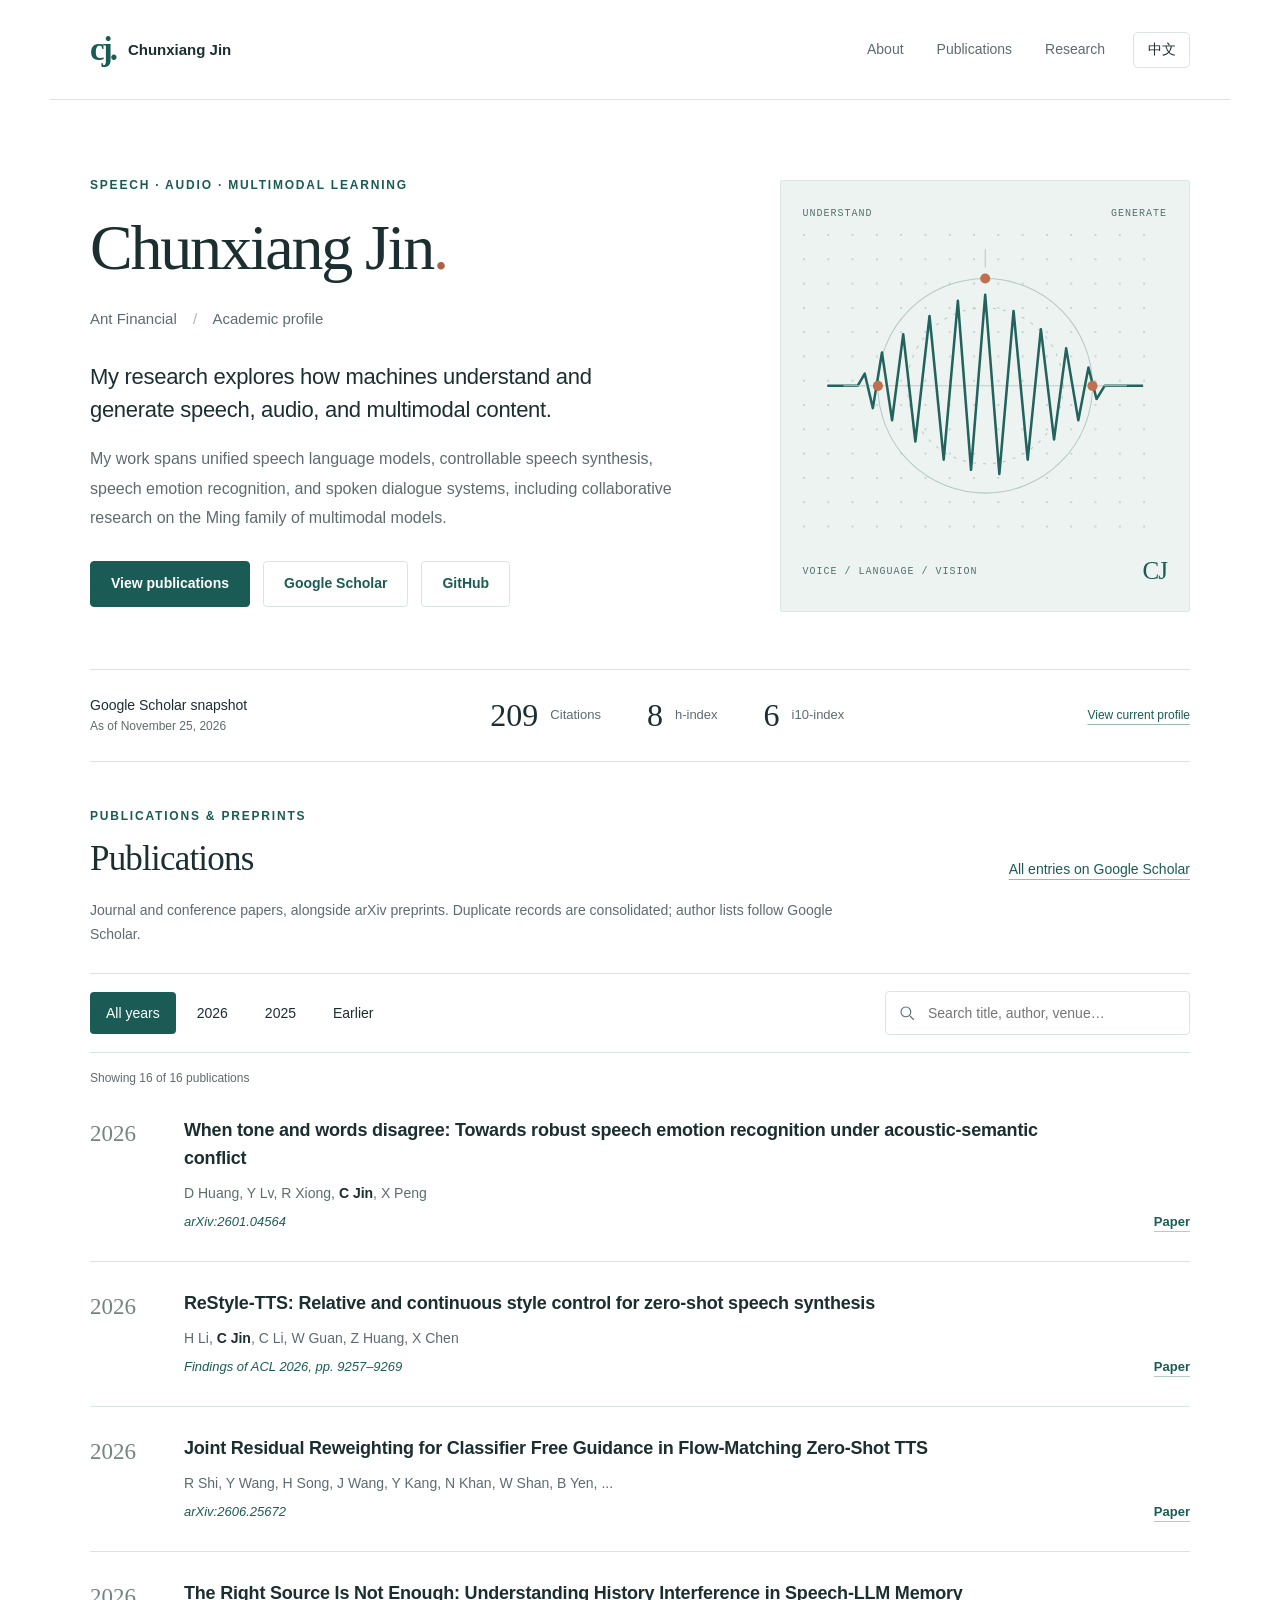
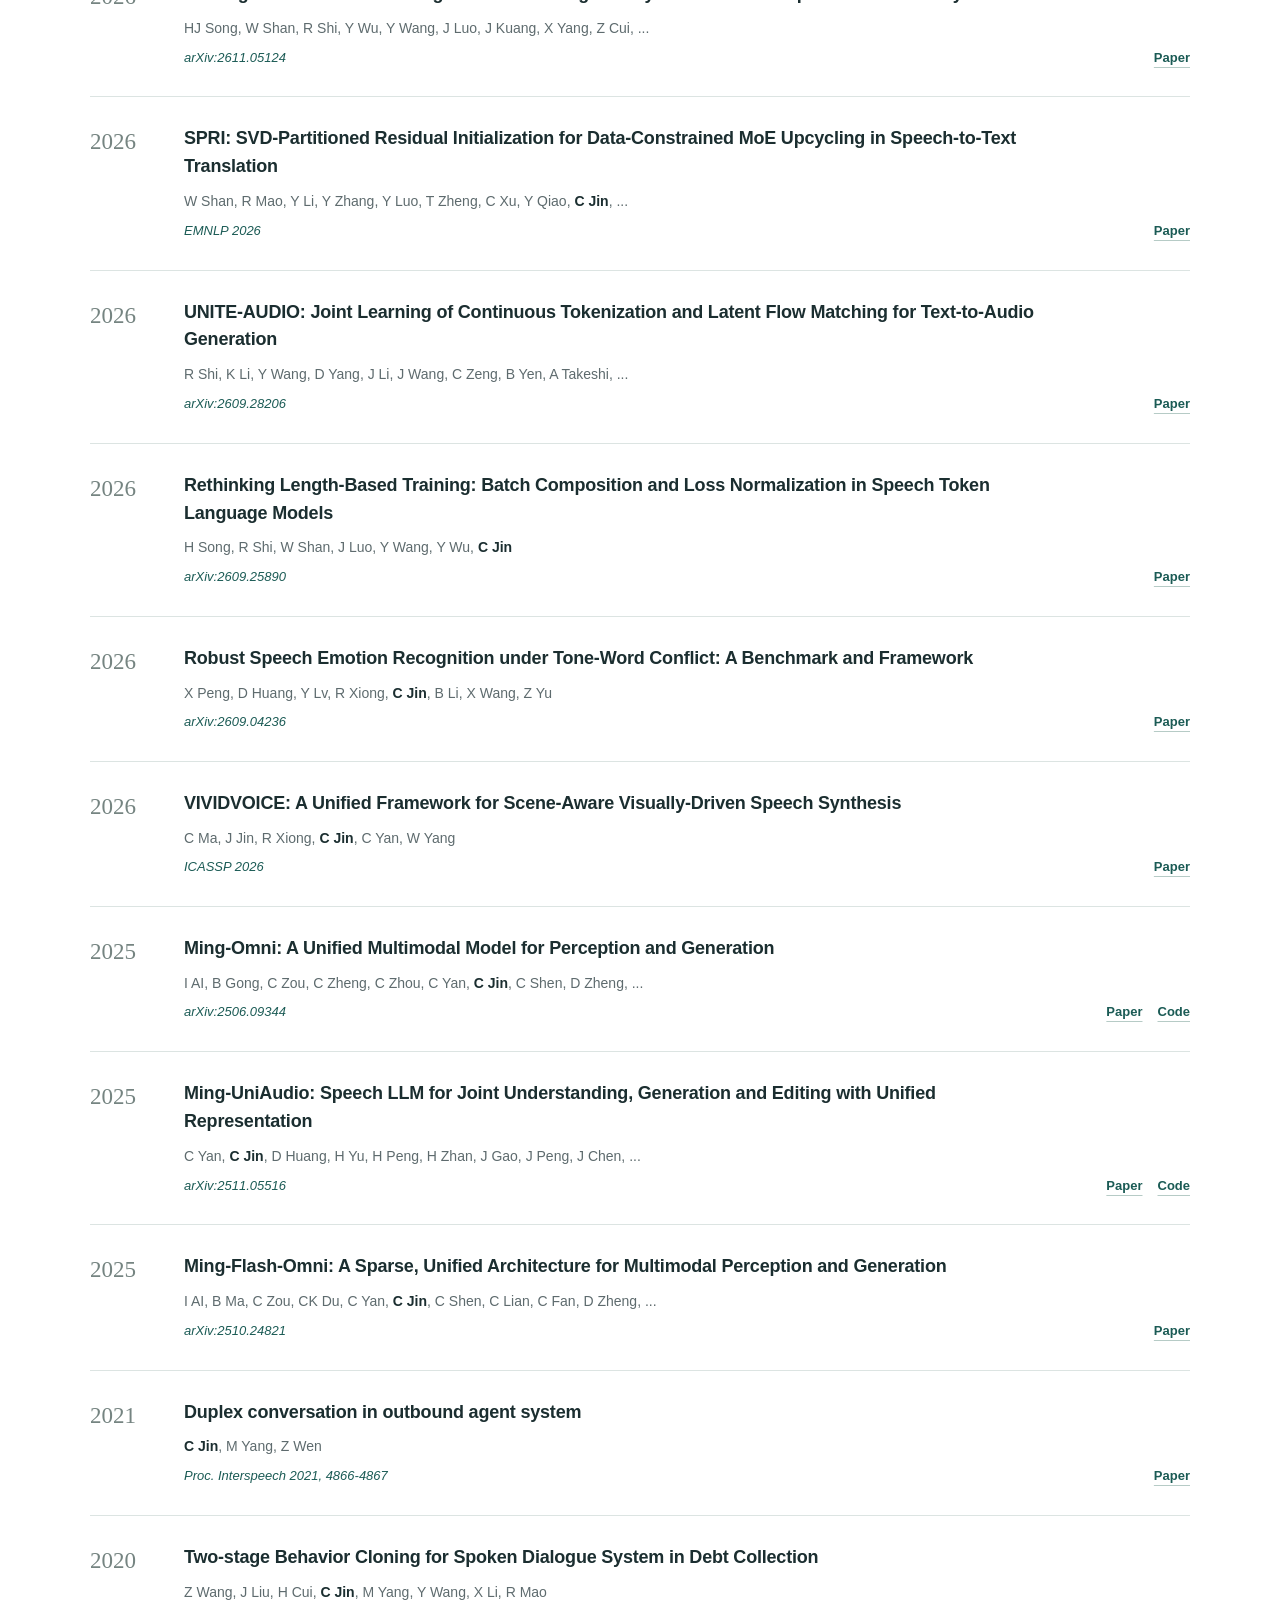
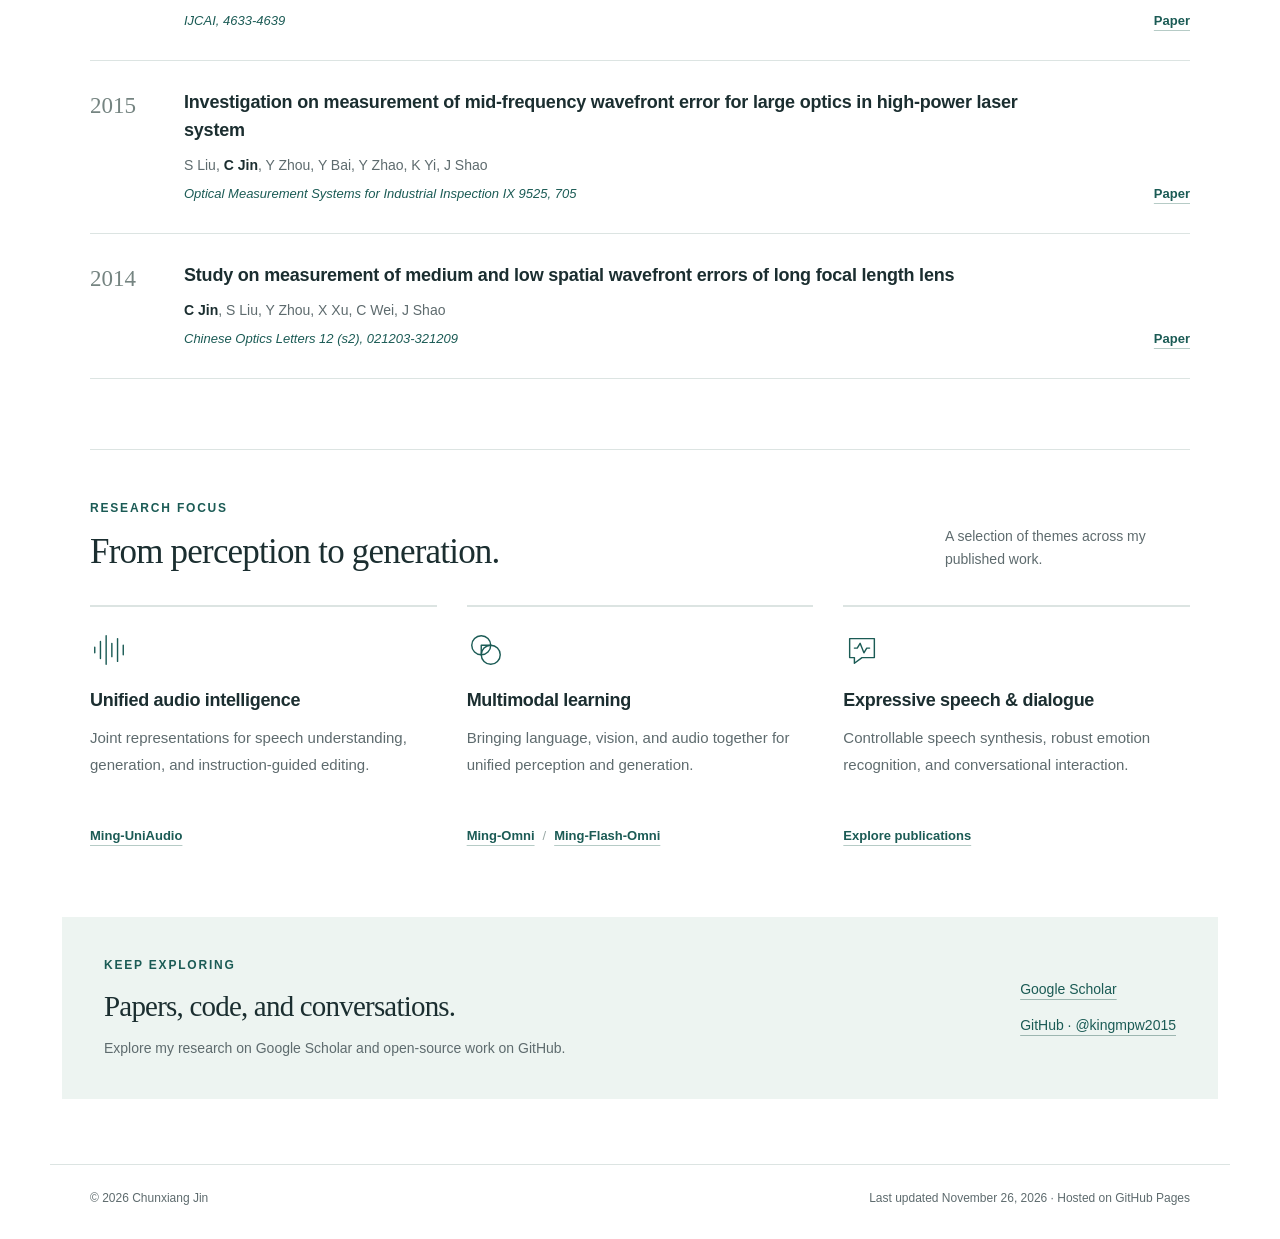
<file: index.html>
<!doctype html>
<html lang="en">
<head>
  <meta charset="utf-8">
  <meta name="viewport" content="width=device-width, initial-scale=1">
  <meta name="description" content="Chunxiang Jin — research in speech, audio, multimodal understanding and generation. Publications and open-source research.">
  <meta name="theme-color" content="#123d40">
  <meta property="og:title" content="Chunxiang Jin | Academic Homepage">
  <meta property="og:description" content="Speech, audio & multimodal intelligence. Explore publications and open-source research by Chunxiang Jin.">
  <meta property="og:type" content="profile">
  <meta property="og:url" content="https://kingmpw2015.github.io/">
  <link rel="canonical" href="https://kingmpw2015.github.io/">
  <link rel="icon" type="image/svg+xml" href="assets/favicon.svg">
  <link rel="stylesheet" href="assets/style.css">
  <title>Chunxiang Jin | Academic Homepage</title>
  <script type="application/ld+json">{"@context":"https://schema.org","@type":"Person","name":"Chunxiang Jin","url":"https://kingmpw2015.github.io/","sameAs":["https://scholar.google.com/citations?user=cy7ml6kAAAAJ","https://github.com/kingmpw2015"],"knowsAbout":["Speech synthesis","Audio language models","Multimodal learning","Natural language processing"]}</script>
</head>
<body>
  <a class="skip" href="#main" data-i18n="skip">Skip to content</a>
  <header class="header">
    <a class="wordmark" href="#about" aria-label="Chunxiang Jin home"><span class="mark">cj.</span><span>Chunxiang Jin</span></a>
    <nav aria-label="Main navigation"><a href="#about" data-i18n="aboutNav">About</a><a href="#publications" data-i18n="pubNav">Publications</a><a href="#research" data-i18n="researchNav">Research</a></nav>
    <button id="language" class="language" type="button" aria-label="Switch to Chinese">中文</button>
  </header>
  <main id="main">
    <section class="hero" id="about" aria-labelledby="name">
      <div class="hero-content">
        <p class="eyebrow" data-i18n="heroLabel">SPEECH · AUDIO · MULTIMODAL LEARNING</p>
        <h1 id="name">Chunxiang Jin<span class="name-period">.</span></h1>
        <p class="affiliation">Ant Financial <span class="affiliation-divider">/</span> <span data-i18n="academicProfile">Academic profile</span></p>
        <p class="intro" data-i18n="intro">My research explores how machines understand and generate speech, audio, and multimodal content.</p>
        <p class="bio" data-i18n="bio">My work spans unified speech language models, controllable speech synthesis, speech emotion recognition, and spoken dialogue systems, including collaborative research on the Ming family of multimodal models.</p>
        <div class="hero-links"><a class="button primary" href="#publications" data-i18n="viewPublications">View publications</a><a class="button secondary" href="https://scholar.google.com/citations?user=cy7ml6kAAAAJ" target="_blank" rel="noopener noreferrer">Google Scholar</a><a class="button secondary" href="https://github.com/kingmpw2015" target="_blank" rel="noopener noreferrer">GitHub</a></div>
      </div>
      <div class="hero-art" aria-hidden="true">
        <div class="art-top"><span>UNDERSTAND</span><span>GENERATE</span></div>
        <svg viewBox="0 0 360 300" fill="none" xmlns="http://www.w3.org/2000/svg">
          <defs><pattern id="grid" width="24" height="24" patternUnits="userSpaceOnUse"><circle cx="1" cy="1" r="1" fill="#b6cdca"/></pattern></defs>
          <rect x="0" y="0" width="360" height="300" fill="url(#grid)"/>
          <circle cx="180" cy="150" r="106" stroke="#b3c9c6"/><circle cx="180" cy="150" r="77" stroke="#b3c9c6" stroke-dasharray="3 7"/>
          <path d="M24 150H54L61 138L69 172L78 117L88 184L99 99L111 205L125 81L139 223L153 66L166 233L180 60L194 237L208 76L222 223L235 94L248 203L260 113L272 184L282 132L290 163L298 150H336" stroke="#22635d" stroke-width="2.5" stroke-linejoin="round"/>
          <path d="M24 150H336" stroke="#22635d" stroke-opacity=".25"/>
          <circle cx="180" cy="44" r="5" fill="#c0704e"/><circle cx="286" cy="150" r="5" fill="#c0704e"/><circle cx="74" cy="150" r="5" fill="#c0704e"/>
          <path d="M180 33V15M297 150H320M40 150H63" stroke="#b3c9c6"/>
        </svg>
        <div class="art-bottom"><span>VOICE / LANGUAGE / VISION</span><span class="art-monogram">CJ</span></div>
      </div>
    </section>
    <aside class="metrics" aria-label="Google Scholar metrics">
      <div class="metrics-source"><span data-i18n="scholarSnapshot">Google Scholar snapshot</span><small data-i18n="asOf">As of November 25, 2026</small></div>
      <div class="metric"><strong>209</strong><span data-i18n="citations">Citations</span></div>
      <div class="metric"><strong>8</strong><span>h-index</span></div>
      <div class="metric"><strong>6</strong><span>i10-index</span></div>
      <a class="text-link" href="https://scholar.google.com/citations?user=cy7ml6kAAAAJ" target="_blank" rel="noopener noreferrer" data-i18n="liveProfile">View current profile</a>
    </aside>
    <section id="publications" class="publications" aria-labelledby="publications-title">
      <div class="section-heading"><div><p class="eyebrow" data-i18n="pubLabel">PUBLICATIONS & PREPRINTS</p><h2 id="publications-title" data-i18n="pubTitle">Publications</h2></div><a class="text-link" href="https://scholar.google.com/citations?user=cy7ml6kAAAAJ&sortby=pubdate" target="_blank" rel="noopener noreferrer" data-i18n="allOnScholar">All entries on Google Scholar</a></div>
      <p class="publication-note" data-i18n="pubNote">Journal and conference papers, alongside arXiv preprints. Duplicate records are consolidated; author lists follow Google Scholar.</p>
      <div class="filters" id="filters" hidden>
        <div class="year-filters" role="group" aria-label="Filter publications by year"><button type="button" data-year="all" aria-pressed="true" data-i18n="allYears">All years</button><button type="button" data-year="2026" aria-pressed="false">2026</button><button type="button" data-year="2025" aria-pressed="false">2025</button><button type="button" data-year="earlier" aria-pressed="false" data-i18n="earlier">Earlier</button></div>
        <label class="search"><svg viewBox="0 0 24 24" fill="none" aria-hidden="true"><circle cx="10.5" cy="10.5" r="6.5"/><path d="m16 16 5 5"/></svg><span class="sr-only" data-i18n="searchLabel">Search publications</span><input id="search" type="search" placeholder="Search title, author, venue…" autocomplete="off"></label>
      </div>
      <p class="result-count" id="result-count" role="status" aria-live="polite"></p>
      <div id="publication-list"><article class="publication" data-year="2026" data-search="when tone and words disagree: towards robust speech emotion recognition under acoustic-semantic conflict d huang, y lv, r xiong, c jin, x peng arxiv:2601.04564 2026">
        <div class="pub-year">2026</div>
        <div class="pub-body"><h3><a href="https://arxiv.org/abs/2601.04564" target="_blank" rel="noopener noreferrer">When tone and words disagree: Towards robust speech emotion recognition under acoustic-semantic conflict</a></h3>
        <p class="pub-authors">D Huang, Y Lv, R Xiong, <strong>C Jin</strong>, X Peng</p><div class="pub-meta"><span class="pub-venue">arXiv:2601.04564</span><span class="pub-links"><a href="https://arxiv.org/abs/2601.04564" target="_blank" rel="noopener noreferrer" data-i18n="paper">Paper</a></span></div></div>
      </article>
<article class="publication" data-year="2026" data-search="restyle-tts: relative and continuous style control for zero-shot speech synthesis h li, c jin, c li, w guan, z huang, x chen findings of acl 2026, pp. 9257–9269 2026">
        <div class="pub-year">2026</div>
        <div class="pub-body"><h3><a href="https://scholar.google.com/citations?view_op=view_citation&amp;hl=en&amp;user=cy7ml6kAAAAJ&amp;pagesize=100&amp;citation_for_view=cy7ml6kAAAAJ:eQOLeE2rZwMC" target="_blank" rel="noopener noreferrer">ReStyle-TTS: Relative and continuous style control for zero-shot speech synthesis</a></h3>
        <p class="pub-authors">H Li, <strong>C Jin</strong>, C Li, W Guan, Z Huang, X Chen</p><div class="pub-meta"><span class="pub-venue">Findings of ACL 2026, pp. 9257–9269</span><span class="pub-links"><a href="https://scholar.google.com/citations?view_op=view_citation&amp;hl=en&amp;user=cy7ml6kAAAAJ&amp;pagesize=100&amp;citation_for_view=cy7ml6kAAAAJ:eQOLeE2rZwMC" target="_blank" rel="noopener noreferrer" data-i18n="paper">Paper</a></span></div></div>
      </article>
<article class="publication" data-year="2026" data-search="joint residual reweighting for classifier free guidance in flow-matching zero-shot tts r shi, y wang, h song, j wang, y kang, n khan, w shan, b yen, ... arxiv:2606.25672 2026">
        <div class="pub-year">2026</div>
        <div class="pub-body"><h3><a href="https://arxiv.org/abs/2606.25672" target="_blank" rel="noopener noreferrer">Joint Residual Reweighting for Classifier Free Guidance in Flow-Matching Zero-Shot TTS</a></h3>
        <p class="pub-authors">R Shi, Y Wang, H Song, J Wang, Y Kang, N Khan, W Shan, B Yen, ...</p><div class="pub-meta"><span class="pub-venue">arXiv:2606.25672</span><span class="pub-links"><a href="https://arxiv.org/abs/2606.25672" target="_blank" rel="noopener noreferrer" data-i18n="paper">Paper</a></span></div></div>
      </article>
<article class="publication" data-year="2026" data-search="the right source is not enough: understanding history interference in speech-llm memory hj song, w shan, r shi, y wu, y wang, j luo, j kuang, x yang, z cui, ... arxiv:2611.05124 2026">
        <div class="pub-year">2026</div>
        <div class="pub-body"><h3><a href="https://arxiv.org/abs/2611.05124" target="_blank" rel="noopener noreferrer">The Right Source Is Not Enough: Understanding History Interference in Speech-LLM Memory</a></h3>
        <p class="pub-authors">HJ Song, W Shan, R Shi, Y Wu, Y Wang, J Luo, J Kuang, X Yang, Z Cui, ...</p><div class="pub-meta"><span class="pub-venue">arXiv:2611.05124</span><span class="pub-links"><a href="https://arxiv.org/abs/2611.05124" target="_blank" rel="noopener noreferrer" data-i18n="paper">Paper</a></span></div></div>
      </article>
<article class="publication" data-year="2026" data-search="spri: svd-partitioned residual initialization for data-constrained moe upcycling in speech-to-text translation w shan, r mao, y li, y zhang, y luo, t zheng, c xu, y qiao, c jin, ... emnlp 2026 2026">
        <div class="pub-year">2026</div>
        <div class="pub-body"><h3><a href="https://arxiv.org/abs/2606.16456" target="_blank" rel="noopener noreferrer">SPRI: SVD-Partitioned Residual Initialization for Data-Constrained MoE Upcycling in Speech-to-Text Translation</a></h3>
        <p class="pub-authors">W Shan, R Mao, Y Li, Y Zhang, Y Luo, T Zheng, C Xu, Y Qiao, <strong>C Jin</strong>, ...</p><div class="pub-meta"><span class="pub-venue">EMNLP 2026</span><span class="pub-links"><a href="https://arxiv.org/abs/2606.16456" target="_blank" rel="noopener noreferrer" data-i18n="paper">Paper</a></span></div></div>
      </article>
<article class="publication" data-year="2026" data-search="unite-audio: joint learning of continuous tokenization and latent flow matching for text-to-audio generation r shi, k li, y wang, d yang, j li, j wang, c zeng, b yen, a takeshi, ... arxiv:2609.28206 2026">
        <div class="pub-year">2026</div>
        <div class="pub-body"><h3><a href="https://arxiv.org/abs/2609.28206" target="_blank" rel="noopener noreferrer">UNITE-AUDIO: Joint Learning of Continuous Tokenization and Latent Flow Matching for Text-to-Audio Generation</a></h3>
        <p class="pub-authors">R Shi, K Li, Y Wang, D Yang, J Li, J Wang, C Zeng, B Yen, A Takeshi, ...</p><div class="pub-meta"><span class="pub-venue">arXiv:2609.28206</span><span class="pub-links"><a href="https://arxiv.org/abs/2609.28206" target="_blank" rel="noopener noreferrer" data-i18n="paper">Paper</a></span></div></div>
      </article>
<article class="publication" data-year="2026" data-search="rethinking length-based training: batch composition and loss normalization in speech token language models h song, r shi, w shan, j luo, y wang, y wu, c jin arxiv:2609.25890 2026">
        <div class="pub-year">2026</div>
        <div class="pub-body"><h3><a href="https://arxiv.org/abs/2609.25890" target="_blank" rel="noopener noreferrer">Rethinking Length-Based Training: Batch Composition and Loss Normalization in Speech Token Language Models</a></h3>
        <p class="pub-authors">H Song, R Shi, W Shan, J Luo, Y Wang, Y Wu, <strong>C Jin</strong></p><div class="pub-meta"><span class="pub-venue">arXiv:2609.25890</span><span class="pub-links"><a href="https://arxiv.org/abs/2609.25890" target="_blank" rel="noopener noreferrer" data-i18n="paper">Paper</a></span></div></div>
      </article>
<article class="publication" data-year="2026" data-search="robust speech emotion recognition under tone-word conflict: a benchmark and framework x peng, d huang, y lv, r xiong, c jin, b li, x wang, z yu arxiv:2609.04236 2026">
        <div class="pub-year">2026</div>
        <div class="pub-body"><h3><a href="https://arxiv.org/abs/2609.04236" target="_blank" rel="noopener noreferrer">Robust Speech Emotion Recognition under Tone-Word Conflict: A Benchmark and Framework</a></h3>
        <p class="pub-authors">X Peng, D Huang, Y Lv, R Xiong, <strong>C Jin</strong>, B Li, X Wang, Z Yu</p><div class="pub-meta"><span class="pub-venue">arXiv:2609.04236</span><span class="pub-links"><a href="https://arxiv.org/abs/2609.04236" target="_blank" rel="noopener noreferrer" data-i18n="paper">Paper</a></span></div></div>
      </article>
<article class="publication" data-year="2026" data-search="vividvoice: a unified framework for scene-aware visually-driven speech synthesis c ma, j jin, r xiong, c jin, c yan, w yang icassp 2026 2026">
        <div class="pub-year">2026</div>
        <div class="pub-body"><h3><a href="https://scholar.google.com/citations?view_op=view_citation&amp;hl=en&amp;user=cy7ml6kAAAAJ&amp;pagesize=100&amp;citation_for_view=cy7ml6kAAAAJ:WF5omc3nYNoC" target="_blank" rel="noopener noreferrer">VIVIDVOICE: A Unified Framework for Scene-Aware Visually-Driven Speech Synthesis</a></h3>
        <p class="pub-authors">C Ma, J Jin, R Xiong, <strong>C Jin</strong>, C Yan, W Yang</p><div class="pub-meta"><span class="pub-venue">ICASSP 2026</span><span class="pub-links"><a href="https://scholar.google.com/citations?view_op=view_citation&amp;hl=en&amp;user=cy7ml6kAAAAJ&amp;pagesize=100&amp;citation_for_view=cy7ml6kAAAAJ:WF5omc3nYNoC" target="_blank" rel="noopener noreferrer" data-i18n="paper">Paper</a></span></div></div>
      </article>
<article class="publication" data-year="2025" data-search="ming-omni: a unified multimodal model for perception and generation i ai, b gong, c zou, c zheng, c zhou, c yan, c jin, c shen, d zheng, ... arxiv:2506.09344 2025">
        <div class="pub-year">2025</div>
        <div class="pub-body"><h3><a href="https://arxiv.org/abs/2506.09344" target="_blank" rel="noopener noreferrer">Ming-Omni: A Unified Multimodal Model for Perception and Generation</a></h3>
        <p class="pub-authors">I AI, B Gong, C Zou, C Zheng, C Zhou, C Yan, <strong>C Jin</strong>, C Shen, D Zheng, ...</p><div class="pub-meta"><span class="pub-venue">arXiv:2506.09344</span><span class="pub-links"><a href="https://arxiv.org/abs/2506.09344" target="_blank" rel="noopener noreferrer" data-i18n="paper">Paper</a><a href="https://github.com/inclusionAI/Ming" target="_blank" rel="noopener noreferrer" data-i18n="code">Code</a></span></div></div>
      </article>
<article class="publication" data-year="2025" data-search="ming-uniaudio: speech llm for joint understanding, generation and editing with unified representation c yan, c jin, d huang, h yu, h peng, h zhan, j gao, j peng, j chen, ... arxiv:2511.05516 2025">
        <div class="pub-year">2025</div>
        <div class="pub-body"><h3><a href="https://arxiv.org/abs/2511.05516" target="_blank" rel="noopener noreferrer">Ming-UniAudio: Speech LLM for Joint Understanding, Generation and Editing with Unified Representation</a></h3>
        <p class="pub-authors">C Yan, <strong>C Jin</strong>, D Huang, H Yu, H Peng, H Zhan, J Gao, J Peng, J Chen, ...</p><div class="pub-meta"><span class="pub-venue">arXiv:2511.05516</span><span class="pub-links"><a href="https://arxiv.org/abs/2511.05516" target="_blank" rel="noopener noreferrer" data-i18n="paper">Paper</a><a href="https://github.com/inclusionAI/Ming-UniAudio" target="_blank" rel="noopener noreferrer" data-i18n="code">Code</a></span></div></div>
      </article>
<article class="publication" data-year="2025" data-search="ming-flash-omni: a sparse, unified architecture for multimodal perception and generation i ai, b ma, c zou, ck du, c yan, c jin, c shen, c lian, c fan, d zheng, ... arxiv:2510.24821 2025">
        <div class="pub-year">2025</div>
        <div class="pub-body"><h3><a href="https://arxiv.org/abs/2510.24821" target="_blank" rel="noopener noreferrer">Ming-Flash-Omni: A Sparse, Unified Architecture for Multimodal Perception and Generation</a></h3>
        <p class="pub-authors">I AI, B Ma, C Zou, CK Du, C Yan, <strong>C Jin</strong>, C Shen, C Lian, C Fan, D Zheng, ...</p><div class="pub-meta"><span class="pub-venue">arXiv:2510.24821</span><span class="pub-links"><a href="https://arxiv.org/abs/2510.24821" target="_blank" rel="noopener noreferrer" data-i18n="paper">Paper</a></span></div></div>
      </article>
<article class="publication" data-year="2021" data-search="duplex conversation in outbound agent system c jin, m yang, z wen proc. interspeech 2021, 4866-4867 2021">
        <div class="pub-year">2021</div>
        <div class="pub-body"><h3><a href="https://scholar.google.com/citations?view_op=view_citation&amp;hl=en&amp;user=cy7ml6kAAAAJ&amp;pagesize=100&amp;citation_for_view=cy7ml6kAAAAJ:zYLM7Y9cAGgC" target="_blank" rel="noopener noreferrer">Duplex conversation in outbound agent system</a></h3>
        <p class="pub-authors"><strong>C Jin</strong>, M Yang, Z Wen</p><div class="pub-meta"><span class="pub-venue">Proc. Interspeech 2021, 4866-4867</span><span class="pub-links"><a href="https://scholar.google.com/citations?view_op=view_citation&amp;hl=en&amp;user=cy7ml6kAAAAJ&amp;pagesize=100&amp;citation_for_view=cy7ml6kAAAAJ:zYLM7Y9cAGgC" target="_blank" rel="noopener noreferrer" data-i18n="paper">Paper</a></span></div></div>
      </article>
<article class="publication" data-year="2020" data-search="two-stage behavior cloning for spoken dialogue system in debt collection z wang, j liu, h cui, c jin, m yang, y wang, x li, r mao ijcai, 4633-4639 2020">
        <div class="pub-year">2020</div>
        <div class="pub-body"><h3><a href="https://scholar.google.com/citations?view_op=view_citation&amp;hl=en&amp;user=cy7ml6kAAAAJ&amp;pagesize=100&amp;citation_for_view=cy7ml6kAAAAJ:W7OEmFMy1HYC" target="_blank" rel="noopener noreferrer">Two-stage Behavior Cloning for Spoken Dialogue System in Debt Collection</a></h3>
        <p class="pub-authors">Z Wang, J Liu, H Cui, <strong>C Jin</strong>, M Yang, Y Wang, X Li, R Mao</p><div class="pub-meta"><span class="pub-venue">IJCAI, 4633-4639</span><span class="pub-links"><a href="https://scholar.google.com/citations?view_op=view_citation&amp;hl=en&amp;user=cy7ml6kAAAAJ&amp;pagesize=100&amp;citation_for_view=cy7ml6kAAAAJ:W7OEmFMy1HYC" target="_blank" rel="noopener noreferrer" data-i18n="paper">Paper</a></span></div></div>
      </article>
<article class="publication" data-year="2015" data-search="investigation on measurement of mid-frequency wavefront error for large optics in high-power laser system s liu, c jin, y zhou, y bai, y zhao, k yi, j shao optical measurement systems for industrial inspection ix 9525, 705 2015">
        <div class="pub-year">2015</div>
        <div class="pub-body"><h3><a href="https://scholar.google.com/citations?view_op=view_citation&amp;hl=en&amp;user=cy7ml6kAAAAJ&amp;pagesize=100&amp;citation_for_view=cy7ml6kAAAAJ:u-x6o8ySG0sC" target="_blank" rel="noopener noreferrer">Investigation on measurement of mid-frequency wavefront error for large optics in high-power laser system</a></h3>
        <p class="pub-authors">S Liu, <strong>C Jin</strong>, Y Zhou, Y Bai, Y Zhao, K Yi, J Shao</p><div class="pub-meta"><span class="pub-venue">Optical Measurement Systems for Industrial Inspection IX 9525, 705</span><span class="pub-links"><a href="https://scholar.google.com/citations?view_op=view_citation&amp;hl=en&amp;user=cy7ml6kAAAAJ&amp;pagesize=100&amp;citation_for_view=cy7ml6kAAAAJ:u-x6o8ySG0sC" target="_blank" rel="noopener noreferrer" data-i18n="paper">Paper</a></span></div></div>
      </article>
<article class="publication" data-year="2014" data-search="study on measurement of medium and low spatial wavefront errors of long focal length lens c jin, s liu, y zhou, x xu, c wei, j shao chinese optics letters 12 (s2), 021203-321209 2014">
        <div class="pub-year">2014</div>
        <div class="pub-body"><h3><a href="https://scholar.google.com/citations?view_op=view_citation&amp;hl=en&amp;user=cy7ml6kAAAAJ&amp;pagesize=100&amp;citation_for_view=cy7ml6kAAAAJ:d1gkVwhDpl0C" target="_blank" rel="noopener noreferrer">Study on measurement of medium and low spatial wavefront errors of long focal length lens</a></h3>
        <p class="pub-authors"><strong>C Jin</strong>, S Liu, Y Zhou, X Xu, C Wei, J Shao</p><div class="pub-meta"><span class="pub-venue">Chinese Optics Letters 12 (s2), 021203-321209</span><span class="pub-links"><a href="https://scholar.google.com/citations?view_op=view_citation&amp;hl=en&amp;user=cy7ml6kAAAAJ&amp;pagesize=100&amp;citation_for_view=cy7ml6kAAAAJ:d1gkVwhDpl0C" target="_blank" rel="noopener noreferrer" data-i18n="paper">Paper</a></span></div></div>
      </article></div>
      <div class="empty" id="empty" hidden><p data-i18n="noResults">No publications match your search.</p><button class="button secondary" id="reset" type="button" data-i18n="reset">Reset filters</button></div>
    </section>
    <section id="research" class="research" aria-labelledby="research-title">
      <div class="section-heading"><div><p class="eyebrow" data-i18n="researchLabel">RESEARCH FOCUS</p><h2 id="research-title" data-i18n="researchTitle">From perception to generation.</h2></div><p class="section-note" data-i18n="researchNote">A selection of themes across my published work.</p></div>
      <div class="research-grid">
        <article class="research-item"><div class="research-icon" aria-hidden="true"><svg viewBox="0 0 40 40"><path d="M5 17v6m6-12v18m6-24v30m6-22v14m6-19v24m6-17v10"/></svg></div><h3 data-i18n="audioTitle">Unified audio intelligence</h3><p data-i18n="audioText">Joint representations for speech understanding, generation, and instruction-guided editing.</p><a href="https://arxiv.org/abs/2511.05516" target="_blank" rel="noopener noreferrer">Ming-UniAudio</a></article>
        <article class="research-item"><div class="research-icon" aria-hidden="true"><svg viewBox="0 0 40 40"><circle cx="15" cy="15" r="10"/><circle cx="25" cy="25" r="10"/><path d="M15 25V15h10"/></svg></div><h3 data-i18n="multiTitle">Multimodal learning</h3><p data-i18n="multiText">Bringing language, vision, and audio together for unified perception and generation.</p><a href="https://arxiv.org/abs/2506.09344" target="_blank" rel="noopener noreferrer">Ming-Omni</a><span class="link-divider">/</span><a href="https://arxiv.org/abs/2510.24821" target="_blank" rel="noopener noreferrer">Ming-Flash-Omni</a></article>
        <article class="research-item"><div class="research-icon" aria-hidden="true"><svg viewBox="0 0 40 40"><path d="M7 8h26v20H20l-8 6v-6H7zM12 18h3l3-5 4 10 3-5h3"/></svg></div><h3 data-i18n="speechTitle">Expressive speech & dialogue</h3><p data-i18n="speechText">Controllable speech synthesis, robust emotion recognition, and conversational interaction.</p><a href="#publications" data-i18n="explorePapers">Explore publications</a></article>
      </div>
    </section>
    <section class="connect" aria-labelledby="connect-title"><div><p class="eyebrow" data-i18n="connectLabel">KEEP EXPLORING</p><h2 id="connect-title" data-i18n="connectTitle">Papers, code, and conversations.</h2><p data-i18n="connectText">Explore my research on Google Scholar and open-source work on GitHub.</p></div><div class="connect-links"><a href="https://scholar.google.com/citations?user=cy7ml6kAAAAJ" target="_blank" rel="noopener noreferrer">Google Scholar</a><a href="https://github.com/kingmpw2015" target="_blank" rel="noopener noreferrer">GitHub · @kingmpw2015</a></div></section>
  </main>
  <footer><span>© 2026 Chunxiang Jin</span><span data-i18n="footer">Last updated November 26, 2026 · Hosted on GitHub Pages</span></footer>
  <script src="assets/main.js" defer></script>
</body>
</html>
</file>
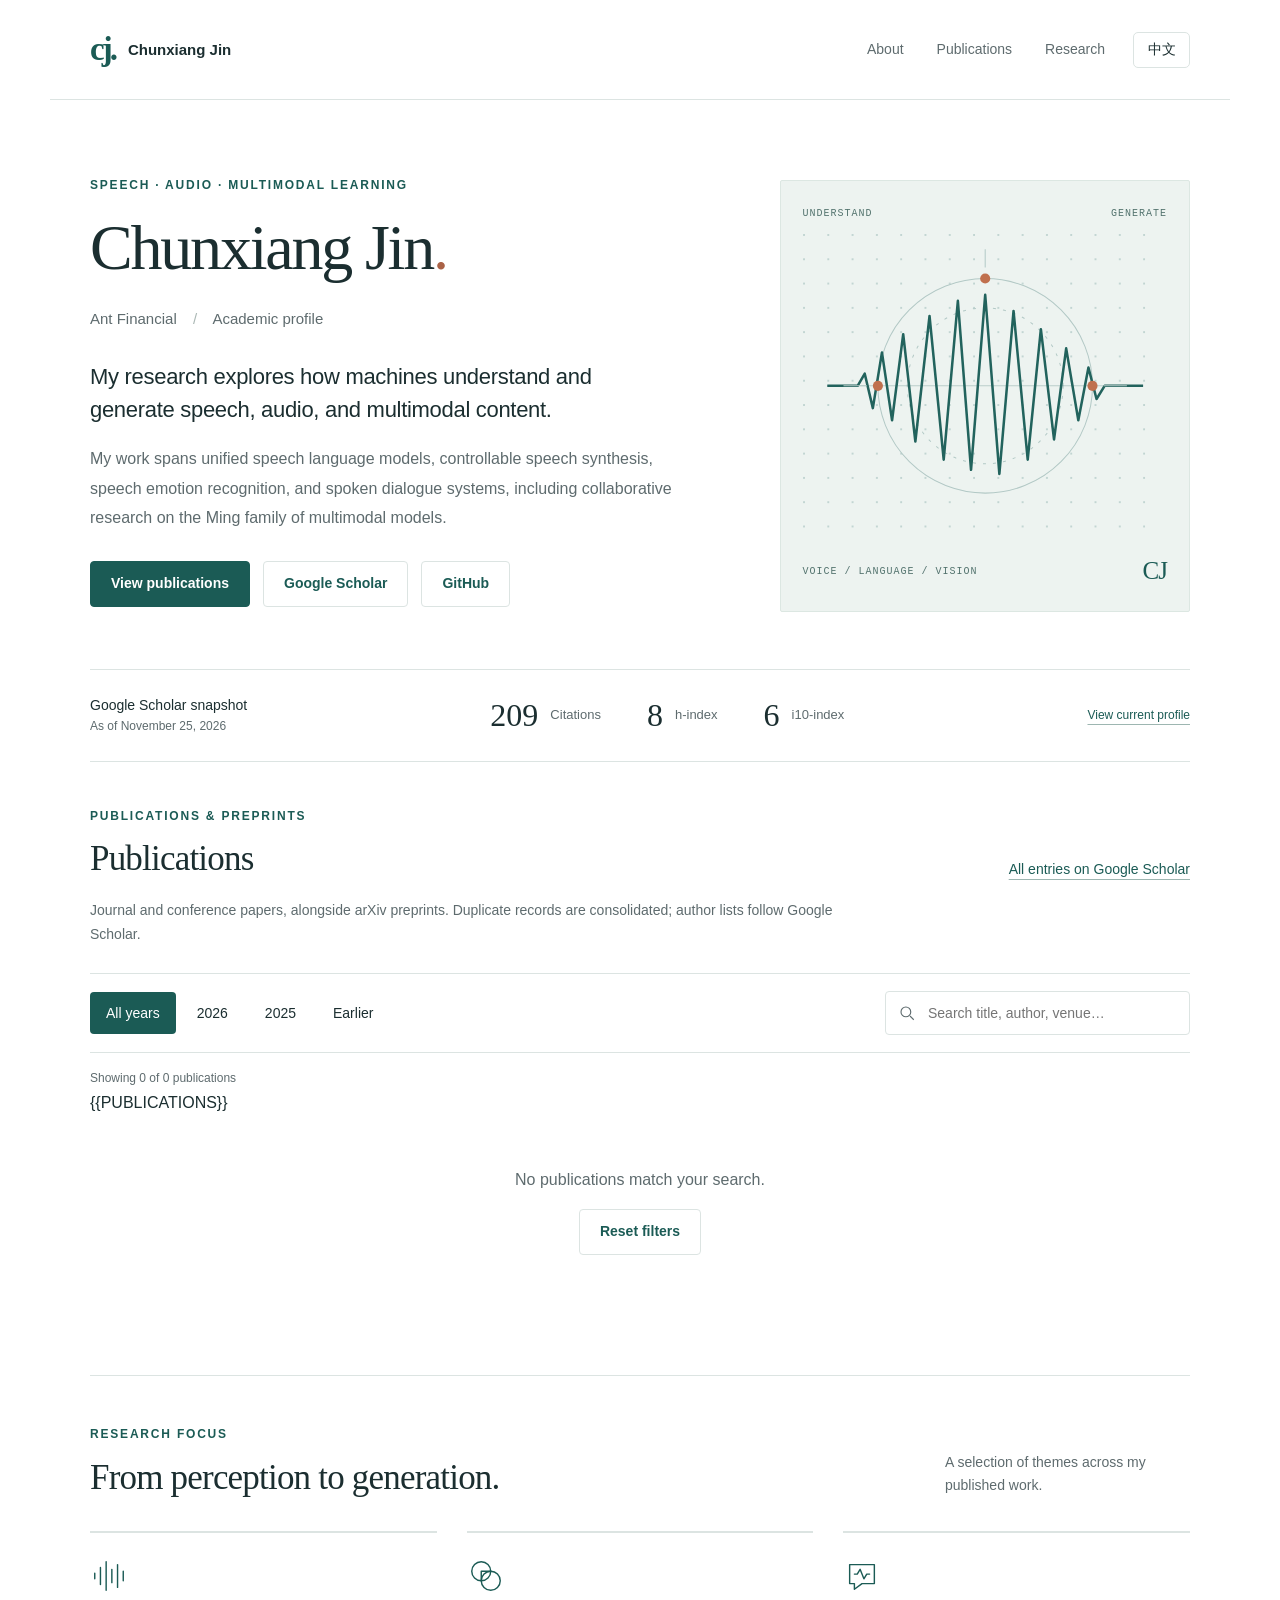
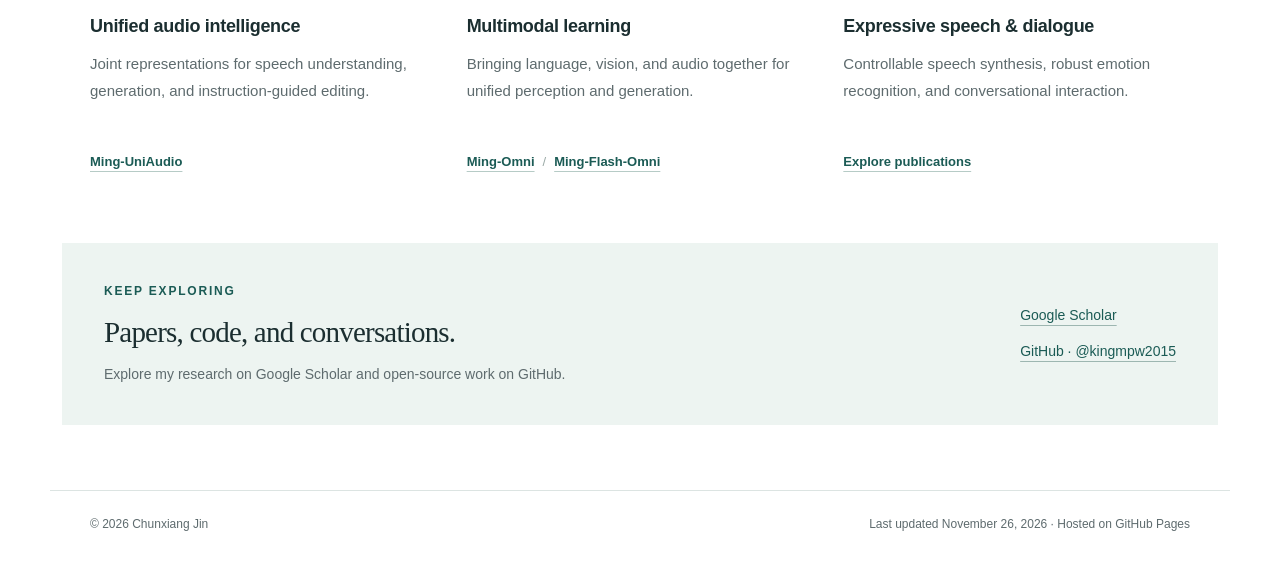
<file: template.html>
<!doctype html>
<html lang="en">
<head>
  <meta charset="utf-8">
  <meta name="viewport" content="width=device-width, initial-scale=1">
  <meta name="description" content="Chunxiang Jin — research in speech, audio, multimodal understanding and generation. Publications and open-source research.">
  <meta name="theme-color" content="#123d40">
  <meta property="og:title" content="Chunxiang Jin | Academic Homepage">
  <meta property="og:description" content="Speech, audio & multimodal intelligence. Explore publications and open-source research by Chunxiang Jin.">
  <meta property="og:type" content="profile">
  <meta property="og:url" content="https://kingmpw2015.github.io/">
  <link rel="canonical" href="https://kingmpw2015.github.io/">
  <link rel="icon" type="image/svg+xml" href="assets/favicon.svg">
  <link rel="stylesheet" href="assets/style.css">
  <title>Chunxiang Jin | Academic Homepage</title>
  <script type="application/ld+json">{"@context":"https://schema.org","@type":"Person","name":"Chunxiang Jin","url":"https://kingmpw2015.github.io/","sameAs":["https://scholar.google.com/citations?user=cy7ml6kAAAAJ","https://github.com/kingmpw2015"],"knowsAbout":["Speech synthesis","Audio language models","Multimodal learning","Natural language processing"]}</script>
</head>
<body>
  <a class="skip" href="#main" data-i18n="skip">Skip to content</a>
  <header class="header">
    <a class="wordmark" href="#about" aria-label="Chunxiang Jin home"><span class="mark">cj.</span><span>Chunxiang Jin</span></a>
    <nav aria-label="Main navigation"><a href="#about" data-i18n="aboutNav">About</a><a href="#publications" data-i18n="pubNav">Publications</a><a href="#research" data-i18n="researchNav">Research</a></nav>
    <button id="language" class="language" type="button" aria-label="Switch to Chinese">中文</button>
  </header>
  <main id="main">
    <section class="hero" id="about" aria-labelledby="name">
      <div class="hero-content">
        <p class="eyebrow" data-i18n="heroLabel">SPEECH · AUDIO · MULTIMODAL LEARNING</p>
        <h1 id="name">Chunxiang Jin<span class="name-period">.</span></h1>
        <p class="affiliation">Ant Financial <span class="affiliation-divider">/</span> <span data-i18n="academicProfile">Academic profile</span></p>
        <p class="intro" data-i18n="intro">My research explores how machines understand and generate speech, audio, and multimodal content.</p>
        <p class="bio" data-i18n="bio">My work spans unified speech language models, controllable speech synthesis, speech emotion recognition, and spoken dialogue systems, including collaborative research on the Ming family of multimodal models.</p>
        <div class="hero-links"><a class="button primary" href="#publications" data-i18n="viewPublications">View publications</a><a class="button secondary" href="https://scholar.google.com/citations?user=cy7ml6kAAAAJ" target="_blank" rel="noopener noreferrer">Google Scholar</a><a class="button secondary" href="https://github.com/kingmpw2015" target="_blank" rel="noopener noreferrer">GitHub</a></div>
      </div>
      <div class="hero-art" aria-hidden="true">
        <div class="art-top"><span>UNDERSTAND</span><span>GENERATE</span></div>
        <svg viewBox="0 0 360 300" fill="none" xmlns="http://www.w3.org/2000/svg">
          <defs><pattern id="grid" width="24" height="24" patternUnits="userSpaceOnUse"><circle cx="1" cy="1" r="1" fill="#b6cdca"/></pattern></defs>
          <rect x="0" y="0" width="360" height="300" fill="url(#grid)"/>
          <circle cx="180" cy="150" r="106" stroke="#b3c9c6"/><circle cx="180" cy="150" r="77" stroke="#b3c9c6" stroke-dasharray="3 7"/>
          <path d="M24 150H54L61 138L69 172L78 117L88 184L99 99L111 205L125 81L139 223L153 66L166 233L180 60L194 237L208 76L222 223L235 94L248 203L260 113L272 184L282 132L290 163L298 150H336" stroke="#22635d" stroke-width="2.5" stroke-linejoin="round"/>
          <path d="M24 150H336" stroke="#22635d" stroke-opacity=".25"/>
          <circle cx="180" cy="44" r="5" fill="#c0704e"/><circle cx="286" cy="150" r="5" fill="#c0704e"/><circle cx="74" cy="150" r="5" fill="#c0704e"/>
          <path d="M180 33V15M297 150H320M40 150H63" stroke="#b3c9c6"/>
        </svg>
        <div class="art-bottom"><span>VOICE / LANGUAGE / VISION</span><span class="art-monogram">CJ</span></div>
      </div>
    </section>
    <aside class="metrics" aria-label="Google Scholar metrics">
      <div class="metrics-source"><span data-i18n="scholarSnapshot">Google Scholar snapshot</span><small data-i18n="asOf">As of November 25, 2026</small></div>
      <div class="metric"><strong>209</strong><span data-i18n="citations">Citations</span></div>
      <div class="metric"><strong>8</strong><span>h-index</span></div>
      <div class="metric"><strong>6</strong><span>i10-index</span></div>
      <a class="text-link" href="https://scholar.google.com/citations?user=cy7ml6kAAAAJ" target="_blank" rel="noopener noreferrer" data-i18n="liveProfile">View current profile</a>
    </aside>
    <section id="publications" class="publications" aria-labelledby="publications-title">
      <div class="section-heading"><div><p class="eyebrow" data-i18n="pubLabel">PUBLICATIONS & PREPRINTS</p><h2 id="publications-title" data-i18n="pubTitle">Publications</h2></div><a class="text-link" href="https://scholar.google.com/citations?user=cy7ml6kAAAAJ&sortby=pubdate" target="_blank" rel="noopener noreferrer" data-i18n="allOnScholar">All entries on Google Scholar</a></div>
      <p class="publication-note" data-i18n="pubNote">Journal and conference papers, alongside arXiv preprints. Duplicate records are consolidated; author lists follow Google Scholar.</p>
      <div class="filters" id="filters" hidden>
        <div class="year-filters" role="group" aria-label="Filter publications by year"><button type="button" data-year="all" aria-pressed="true" data-i18n="allYears">All years</button><button type="button" data-year="2026" aria-pressed="false">2026</button><button type="button" data-year="2025" aria-pressed="false">2025</button><button type="button" data-year="earlier" aria-pressed="false" data-i18n="earlier">Earlier</button></div>
        <label class="search"><svg viewBox="0 0 24 24" fill="none" aria-hidden="true"><circle cx="10.5" cy="10.5" r="6.5"/><path d="m16 16 5 5"/></svg><span class="sr-only" data-i18n="searchLabel">Search publications</span><input id="search" type="search" placeholder="Search title, author, venue…" autocomplete="off"></label>
      </div>
      <p class="result-count" id="result-count" role="status" aria-live="polite"></p>
      <div id="publication-list">{{PUBLICATIONS}}</div>
      <div class="empty" id="empty" hidden><p data-i18n="noResults">No publications match your search.</p><button class="button secondary" id="reset" type="button" data-i18n="reset">Reset filters</button></div>
    </section>
    <section id="research" class="research" aria-labelledby="research-title">
      <div class="section-heading"><div><p class="eyebrow" data-i18n="researchLabel">RESEARCH FOCUS</p><h2 id="research-title" data-i18n="researchTitle">From perception to generation.</h2></div><p class="section-note" data-i18n="researchNote">A selection of themes across my published work.</p></div>
      <div class="research-grid">
        <article class="research-item"><div class="research-icon" aria-hidden="true"><svg viewBox="0 0 40 40"><path d="M5 17v6m6-12v18m6-24v30m6-22v14m6-19v24m6-17v10"/></svg></div><h3 data-i18n="audioTitle">Unified audio intelligence</h3><p data-i18n="audioText">Joint representations for speech understanding, generation, and instruction-guided editing.</p><a href="https://arxiv.org/abs/2511.05516" target="_blank" rel="noopener noreferrer">Ming-UniAudio</a></article>
        <article class="research-item"><div class="research-icon" aria-hidden="true"><svg viewBox="0 0 40 40"><circle cx="15" cy="15" r="10"/><circle cx="25" cy="25" r="10"/><path d="M15 25V15h10"/></svg></div><h3 data-i18n="multiTitle">Multimodal learning</h3><p data-i18n="multiText">Bringing language, vision, and audio together for unified perception and generation.</p><a href="https://arxiv.org/abs/2506.09344" target="_blank" rel="noopener noreferrer">Ming-Omni</a><span class="link-divider">/</span><a href="https://arxiv.org/abs/2510.24821" target="_blank" rel="noopener noreferrer">Ming-Flash-Omni</a></article>
        <article class="research-item"><div class="research-icon" aria-hidden="true"><svg viewBox="0 0 40 40"><path d="M7 8h26v20H20l-8 6v-6H7zM12 18h3l3-5 4 10 3-5h3"/></svg></div><h3 data-i18n="speechTitle">Expressive speech & dialogue</h3><p data-i18n="speechText">Controllable speech synthesis, robust emotion recognition, and conversational interaction.</p><a href="#publications" data-i18n="explorePapers">Explore publications</a></article>
      </div>
    </section>
    <section class="connect" aria-labelledby="connect-title"><div><p class="eyebrow" data-i18n="connectLabel">KEEP EXPLORING</p><h2 id="connect-title" data-i18n="connectTitle">Papers, code, and conversations.</h2><p data-i18n="connectText">Explore my research on Google Scholar and open-source work on GitHub.</p></div><div class="connect-links"><a href="https://scholar.google.com/citations?user=cy7ml6kAAAAJ" target="_blank" rel="noopener noreferrer">Google Scholar</a><a href="https://github.com/kingmpw2015" target="_blank" rel="noopener noreferrer">GitHub · @kingmpw2015</a></div></section>
  </main>
  <footer><span>© 2026 Chunxiang Jin</span><span data-i18n="footer">Last updated November 26, 2026 · Hosted on GitHub Pages</span></footer>
  <script src="assets/main.js" defer></script>
</body>
</html>
</file>
<file: assets/style.css>
:root{--ink:#1b2e30;--muted:#5e6b6e;--green:#1b5b55;--line:#dce4e2;--light:#edf4f1;--paper:#fff;--serif:Georgia,'Times New Roman','Songti SC',serif;--sans:Inter,-apple-system,BlinkMacSystemFont,'Segoe UI','PingFang SC','Microsoft YaHei',sans-serif}*{box-sizing:border-box}html{scroll-behavior:smooth;scroll-padding-top:110px}body{margin:0;color:var(--ink);background:var(--paper);font-family:var(--sans);font-size:16px;line-height:1.7}a{color:var(--green);text-decoration:none;text-underline-offset:5px}a:hover{text-decoration:underline}button,input{font:inherit}button,a,input{-webkit-tap-highlight-color:transparent}button{cursor:pointer}button:focus-visible,a:focus-visible,input:focus-visible{outline:3px solid #bc704e;outline-offset:5px}button{color:inherit}svg{display:block}main,.header,footer{max-width:1180px;margin:auto;padding-left:40px;padding-right:40px}.header{height:100px;display:flex;align-items:center;justify-content:space-between;gap:28px;border-bottom:1px solid var(--line)}.wordmark{display:flex;gap:13px;align-items:center;color:var(--ink);font-weight:600;font-size:15px}.mark{font-family:var(--serif);color:var(--green);font-size:33px;font-weight:700;letter-spacing:-3px;line-height:1}.header nav{display:flex;gap:33px;margin-left:auto}.header nav a{color:var(--muted);font-size:14px}.header nav a:hover{color:var(--green)}.language{border:1px solid var(--line);border-radius:5px;padding:5px 12px;background:white;font-size:14px;min-width:57px;min-height:36px}.hero{display:grid;grid-template-columns:1.5fr 1fr;gap:74px;padding:75px 0 62px;align-items:center}.eyebrow{font-size:12px;font-weight:650;letter-spacing:1.8px;color:var(--green);margin:0 0 18px}h1,h2,h3,p{margin-top:0}h1{font-family:var(--serif);font-size:clamp(44px,5vw,66px);font-weight:400;line-height:1.1;letter-spacing:-2.2px;margin-bottom:22px}.name-period{color:#aa6246}.affiliation{font-size:15px;color:var(--muted);margin-bottom:29px}.affiliation-divider{color:#abb8b5;margin:0 12px}.intro{font-size:22px;line-height:1.5;max-width:580px;margin-bottom:18px;letter-spacing:-.3px}.bio{color:var(--muted);max-width:590px;font-size:16px;line-height:1.85;margin-bottom:28px}.hero-links{display:flex;gap:13px;flex-wrap:wrap}.button{display:inline-flex;align-items:center;justify-content:center;padding:10px 20px;border-radius:4px;font-size:14px;font-weight:550;min-height:46px;border:1px solid var(--line)}.button:hover{text-decoration:none;filter:brightness(.94)}.primary{background:var(--green);border-color:var(--green);color:white}.secondary{background:white;color:var(--green)}.hero-art{align-self:center;background:#edf3f0;border:1px solid #dce7e2;padding:24px 22px 18px;transform:translateY(5px);border-radius:2px}.hero-art svg{width:100%;margin:12px 0}.art-top,.art-bottom{display:flex;justify-content:space-between;align-items:center;font-family:ui-monospace,monospace;font-size:10px;letter-spacing:1px;color:#53736e}.art-monogram{font-family:var(--serif);font-size:25px;letter-spacing:-1px;color:var(--green)}.metrics{border-top:1px solid var(--line);border-bottom:1px solid var(--line);padding:24px 0;display:flex;gap:46px;align-items:center}.metrics-source{font-size:14px;line-height:1.65;margin-right:auto}.metrics-source small{display:block;color:var(--muted);font-size:12px}.metric{display:flex;align-items:center;gap:12px}.metric strong{font:32px var(--serif)}.metric span{font-size:13px;color:var(--muted)}.text-link{font-size:14px;text-decoration:underline;text-decoration-color:#9db6b1}.metrics .text-link{margin-left:auto;font-size:12px}.research{padding:75px 0 69px}.section-heading{display:flex;align-items:end;justify-content:space-between;gap:30px;margin-bottom:31px}.section-heading .eyebrow{margin-bottom:10px}h2{font-family:var(--serif);font-size:35px;line-height:1.3;letter-spacing:-.8px;font-weight:400;margin-bottom:0}.section-note{max-width:245px;font-size:14px;color:var(--muted);line-height:1.6;margin-bottom:4px}.research-grid{display:grid;grid-template-columns:repeat(3,1fr);gap:30px}.research-item{border-top:2px solid var(--line);padding-top:24px}.research-icon{width:38px;height:38px;margin-bottom:18px}.research-icon svg{width:100%;height:100%;fill:none;stroke:var(--green);stroke-width:1.5;stroke-linecap:round;stroke-linejoin:round}h3{font-weight:600;font-size:18px;letter-spacing:-.3px;line-height:1.5}.research-item h3{margin-bottom:10px}.research-item p{color:var(--muted);font-size:15px;line-height:1.8;min-height:81px;margin-bottom:16px}.research-item a{font-size:13px;font-weight:550;text-decoration:underline;text-decoration-color:#b6cbc6}.link-divider{font-size:13px;color:#9aa9a6;margin:0 8px}.publications{padding:62px 0 70px;border-top:1px solid var(--line)}.publications .section-heading{margin-bottom:17px}.publication-note{font-size:14px;color:var(--muted);max-width:790px;line-height:1.7;margin-bottom:27px}.filters{display:flex;gap:22px;justify-content:space-between;align-items:center;padding:17px 0;border-top:1px solid var(--line);border-bottom:1px solid var(--line)}[hidden]{display:none!important}.year-filters{display:flex;gap:5px}.year-filters button{border:0;background:transparent;border-radius:4px;padding:9px 16px;font-size:14px;min-height:42px;white-space:nowrap}.year-filters button[aria-pressed=true]{background:var(--green);color:white}.year-filters button:hover:not([aria-pressed=true]){background:var(--light)}.search{display:flex;align-items:center;gap:10px;border:1px solid var(--line);border-radius:4px;padding:6px 12px;width:305px}.search svg{width:18px;height:18px;stroke:var(--muted);stroke-width:1.5;flex-shrink:0}.search input{border:0;outline:0;min-width:0;width:100%;font-size:14px;line-height:28px;background:transparent;color:var(--ink)}.search:focus-within{outline:2px solid var(--green);outline-offset:2px}.result-count{font-size:12px;color:var(--muted);margin:15px 0 0;min-height:20px}.publication{display:grid;grid-template-columns:70px 1fr;gap:24px;padding:28px 0;border-bottom:1px solid var(--line)}.pub-year{font-family:var(--serif);font-size:23px;color:#758481;line-height:1.5}.pub-body h3{font-size:18px;line-height:1.55;margin-bottom:8px;font-weight:550;letter-spacing:-.2px;max-width:880px}.pub-body h3 a{color:var(--ink)}.pub-authors{font-size:14px;color:var(--muted);line-height:1.75;margin-bottom:7px}.pub-authors strong{font-weight:650;color:var(--ink)}.pub-meta{display:flex;gap:18px;align-items:center;flex-wrap:wrap;font-size:13px;color:var(--green);line-height:1.6}.pub-venue{margin-right:auto;font-style:italic}.pub-links{display:flex;gap:15px;font-size:13px;font-weight:550}.pub-links a{text-decoration:underline;text-decoration-color:#b6cbc6}.empty{padding:50px 0;text-align:center;color:var(--muted)}.connect{background:var(--light);margin:0 -28px 65px;padding:38px 42px;display:flex;align-items:center;justify-content:space-between;gap:35px}.connect .eyebrow{margin-bottom:12px}.connect h2{font-size:29px}.connect p:last-child{font-size:14px;color:var(--muted);margin:12px 0 0}.connect-links{display:flex;flex-direction:column;gap:12px;flex-shrink:0;font-size:14px}.connect-links a{text-decoration:underline;text-decoration-color:#9db6b1}footer{display:flex;justify-content:space-between;gap:20px;padding-top:23px;padding-bottom:30px;font-size:12px;color:var(--muted);border-top:1px solid var(--line)}.skip{position:absolute;top:-100px;left:20px;padding:12px;background:white;z-index:10}.skip:focus{top:10px}.sr-only{position:absolute;width:1px;height:1px;padding:0;margin:-1px;overflow:hidden;clip:rect(0,0,0,0);white-space:nowrap;border:0}
@media(min-width:1600px){.hero{padding-top:95px;padding-bottom:80px}}
@media(max-width:1000px){.hero{gap:35px;grid-template-columns:1.5fr 1fr}.metrics{gap:25px}.metric{flex-direction:column;gap:0;align-items:start}.metrics .text-link{max-width:95px}.research-grid{gap:22px}.research-item p{min-height:108px}.hero-art{padding:18px 14px}.art-top,.art-bottom{font-size:8px}.connect{margin-left:0;margin-right:0;padding:30px}}
@media(max-width:720px){html{scroll-padding-top:24px}main,.header,footer{padding-left:24px;padding-right:24px}.header{height:auto;min-height:88px;gap:15px;flex-wrap:wrap;padding-top:17px;padding-bottom:15px}.wordmark{font-size:14px}.header nav{order:3;width:100%;justify-content:center;gap:36px}.language{margin-left:auto}.hero{grid-template-columns:1fr;padding:46px 0 37px;gap:30px}.hero h1{font-size:49px}.hero .eyebrow{font-size:10px;letter-spacing:1.5px}.intro{font-size:21px}.hero-art{display:none}.metrics{gap:19px;flex-wrap:wrap;padding:22px 0}.metrics-source{width:100%;display:flex;align-items:center;justify-content:space-between;gap:10px}.metrics-source small{font-size:11px}.metric{flex-direction:row;gap:8px}.metric strong{font-size:27px}.metric span{font-size:12px}.metrics .text-link{max-width:none;margin-left:0;width:100%;font-size:12px}.research{padding:48px 0}.section-heading{align-items:start;flex-direction:column;gap:16px;margin-bottom:25px}h2{font-size:30px}.section-note{max-width:none;margin:0}.research-grid{grid-template-columns:1fr;gap:29px}.research-item{position:relative;padding-left:56px;padding-top:24px}.research-icon{position:absolute;left:0;top:26px;width:32px}.research-item p{min-height:0;margin-bottom:12px}.research-item h3{font-size:18px}.publications{padding:45px 0}.filters{align-items:stretch;flex-direction:column;gap:14px}.year-filters{justify-content:space-between}.year-filters button{padding:9px 13px}.search{width:100%}.publication{grid-template-columns:1fr;gap:5px;padding:24px 0}.pub-year{font-family:var(--sans);font-size:13px;color:var(--green);font-weight:600}.pub-body h3{font-size:17px}.pub-meta{align-items:start;gap:9px;flex-direction:column}.connect{padding:27px 24px;flex-direction:column;align-items:start;margin-bottom:38px;gap:24px}.connect h2{font-size:27px}footer{flex-direction:column;gap:5px;font-size:11px}}
@media(prefers-reduced-motion:reduce){html{scroll-behavior:auto}}
@media print{.header nav,.language,.hero-art,.filters,.result-count,.connect,.skip{display:none!important}.hero{display:block;padding:25px 0}.hero h1{font-size:40px}main,.header,footer{max-width:none;padding-left:0;padding-right:0}.publication{break-inside:avoid}.publication[hidden]{display:grid!important}.research{padding:30px 0}.publications{padding:30px 0}a{color:inherit}.metrics{gap:25px}body{font-size:12pt}.header{height:60px}}

/* Publications follow the profile and remain fully expanded by default. */
.metrics + .publications{border-top:0;padding-top:44px}.publications + .research{border-top:1px solid var(--line);padding-top:48px}
</file>
